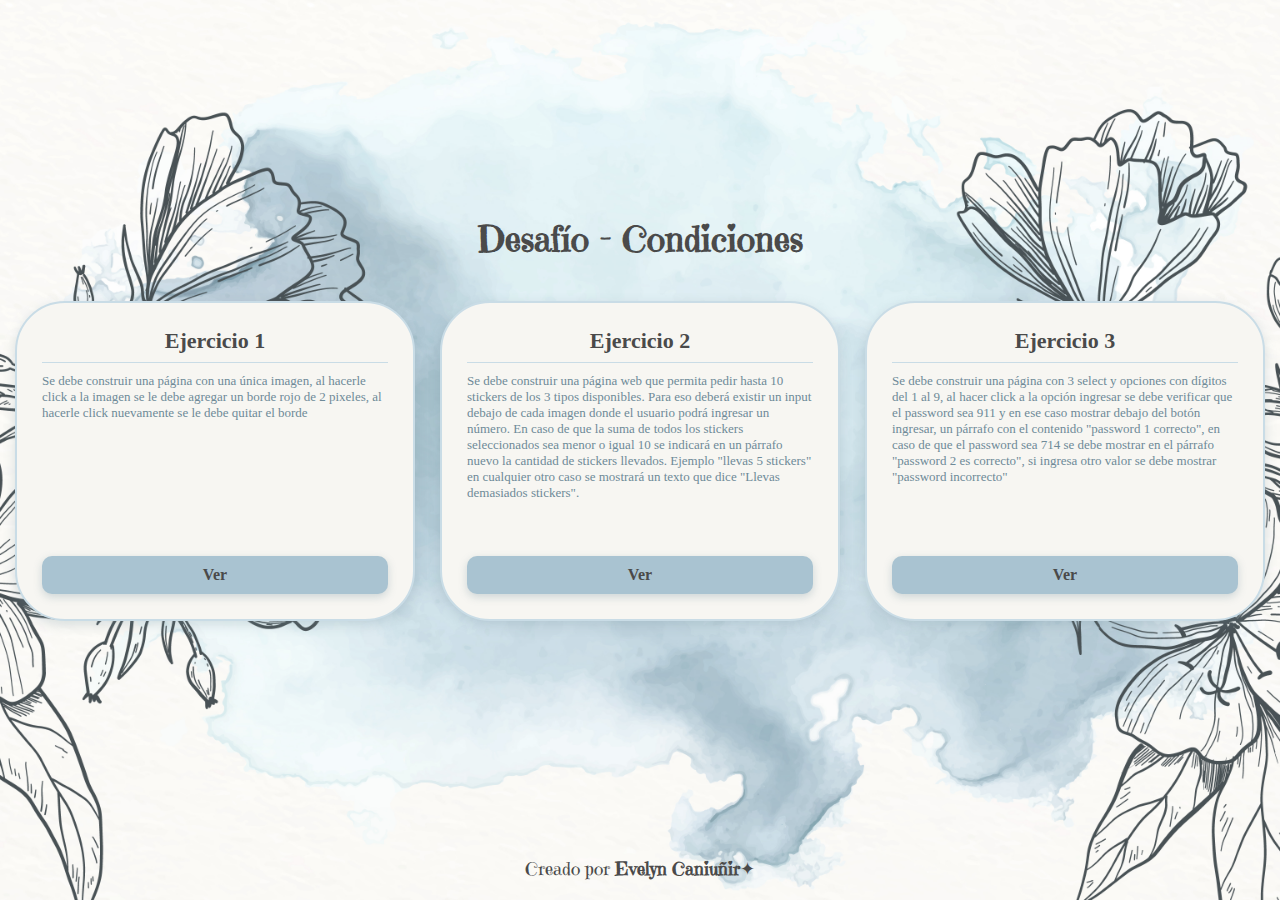
<file: index.html>
<!DOCTYPE html>
<html lang="es">
<head>
    <meta charset="UTF-8">
    <meta name="viewport" content="width=device-width, initial-scale=1.0">
    <title>Desafio 2</title>
    <link rel="shortcut icon" href="assets/img/icono.png" type="image/x-icon">
    <link rel="stylesheet" href="assets/css/style.css">
    <link rel="preconnect" href="https://fonts.googleapis.com">
    <link rel="preconnect" href="https://fonts.gstatic.com" crossorigin>
    <link href="https://fonts.googleapis.com/css2?family=Emilys+Candy&display=swap" rel="stylesheet">
</head>
<body>
    <div class="contenido-centro">
        <h1 class="titulo-principal">Desafío - Condiciones</h1>

        <div class="contenedor-tarjetas">

            <div class="tarjeta">
                <h2 class="tarjeta-titulo">Ejercicio 1</h2>
                <p class="tarjeta-texto">
                    Se debe construir una página con una única imagen, al hacerle click a la imagen se
                    le debe agregar un borde rojo de 2 pixeles, al hacerle click nuevamente se le debe
                    quitar el borde
                </p>
                <a class="boton-tarjeta" href="assets/pages/ejercicio1.html">Ver</a>
            </div>

            <div class="tarjeta">
                <h2 class="tarjeta-titulo">Ejercicio 2</h2>
                <p class="tarjeta-texto">
                    Se debe construir una página web que permita pedir hasta 10 stickers de los 3 tipos
                    disponibles. Para eso deberá existir un input debajo de cada imagen donde el
                    usuario podrá ingresar un número. En caso de que la suma de todos los stickers
                    seleccionados sea menor o igual 10 se indicará en un párrafo nuevo la cantidad de
                    stickers llevados. Ejemplo "llevas 5 stickers" en cualquier otro caso se mostrará un
                    texto que dice "Llevas demasiados stickers".
                </p>
                <a class="boton-tarjeta" href="assets/pages/ejercicio2.html">Ver</a>
            </div>

            <div class="tarjeta">
                <h2 class="tarjeta-titulo">Ejercicio 3</h2>
                <p class="tarjeta-texto">
                    Se debe construir una página con 3 select y opciones con dígitos del 1 al 9, al hacer
                    click a la opción ingresar se debe verificar que el password sea 911 y en ese caso
                    mostrar debajo del botón ingresar, un párrafo con el contenido "password 1
                    correcto", en caso de que el password sea 714 se debe mostrar en el párrafo
                    "password 2 es correcto", si ingresa otro valor se debe mostrar "password
                    incorrecto"
                </p>
                <a class="boton-tarjeta" href="assets/pages/ejercicio3.html">Ver</a>
            </div>

        </div>
    </div>

    <footer class="pie-pagina">
        <p>Creado por <strong>Evelyn Caniuñir</strong>✦</p>
    </footer>

</body>
</html>
</file>
<file: assets/css/style.css>
:root{
    --paper: #F7F6F2;
    --blue-light: #C9DCE6;
    --blue-mid: #A9C3D1;
    --blue-deep: #6E8A98;
    --graphite: #4A4A4A;
    --text-soft: #6E8A98;
}

*{
    margin: 0;
    padding: 0;
    box-sizing: border-box;
}

html, body {
    height: 100%;
}

body {
    display: flex;
    flex-direction: column;
    justify-content: space-between;
    min-height: 100vh;

    background-image: url("../img/fondo.jpg");
    background-size: cover;
    background-position: center;
    background-repeat: no-repeat;
}

/* ===== CONTENIDO PRINCIPAL ===== */
.contenido-centro {
    flex-grow: 1;
    display: flex;
    flex-direction: column;
    align-items: center;
    justify-content: center;
    padding-top: 40px;
}

/* ===== TÍTULO ===== */
.titulo-principal {
    font-family: "Emilys Candy", serif;
    margin-bottom: 40px;
    margin-top: -40px;   
    text-align: center;
    color: var(--graphite);
    font-weight: 700;
    font-size: 2.2rem;
}

/* ===== TARJETAS ===== */
.contenedor-tarjetas {
    display: flex;
    justify-content: center;
    gap: 25px;
    flex-wrap: wrap;
}

.tarjeta {
    background: var(--paper);
    width: 400px;      
    height: 320px;
    padding: 25px;
    border-radius: 50px;
    border: 2px solid var(--blue-light);
    box-shadow: 0 4px 12px rgba(110, 138, 152, 0.25);

    display: flex;
    flex-direction: column;

    transition: transform 0.25s ease, box-shadow 0.3s ease;
}


.tarjeta:hover {
    transform: translateY(-8px);
    box-shadow: 0 8px 20px rgba(110, 138, 152, 0.35);
}

.tarjeta-titulo {
    text-align: center;
    font-size: 22px;
    color: var(--graphite);
    border-bottom: 1px solid var(--blue-light);
    padding-bottom: 8px;
    margin-bottom: 10px;
}

.tarjeta-texto {
    color: var(--text-soft);
    margin-bottom: 25px;
    font-size: 13px;
    flex-grow: 1; 
    font-family: "Delius Swash Caps", cursive;      
}

/* ===== BOTÓN ===== */
.boton-tarjeta {
    text-decoration: none;
    background: var(--blue-mid);
    color: var(--graphite);
    padding: 10px 25px;
    border-radius: 10px;
    font-weight: bold;
    text-align: center;
    box-shadow: 0 3px 8px rgba(110, 138, 152, 0.3);

    transition: background 0.25s ease, box-shadow 0.25s ease;
}

.boton-tarjeta:hover {
    background: var(--blue-deep);
    color: white;
    box-shadow: 0 5px 12px rgba(110, 138, 152, 0.4);
}

/* ===== FOOTER ===== */
.pie-pagina {
    padding: 20px;
    text-align: center;
    color: var(--graphite);
    font-family: "Emilys Candy", serif;
    font-size: 1.1rem;
}
</file>
